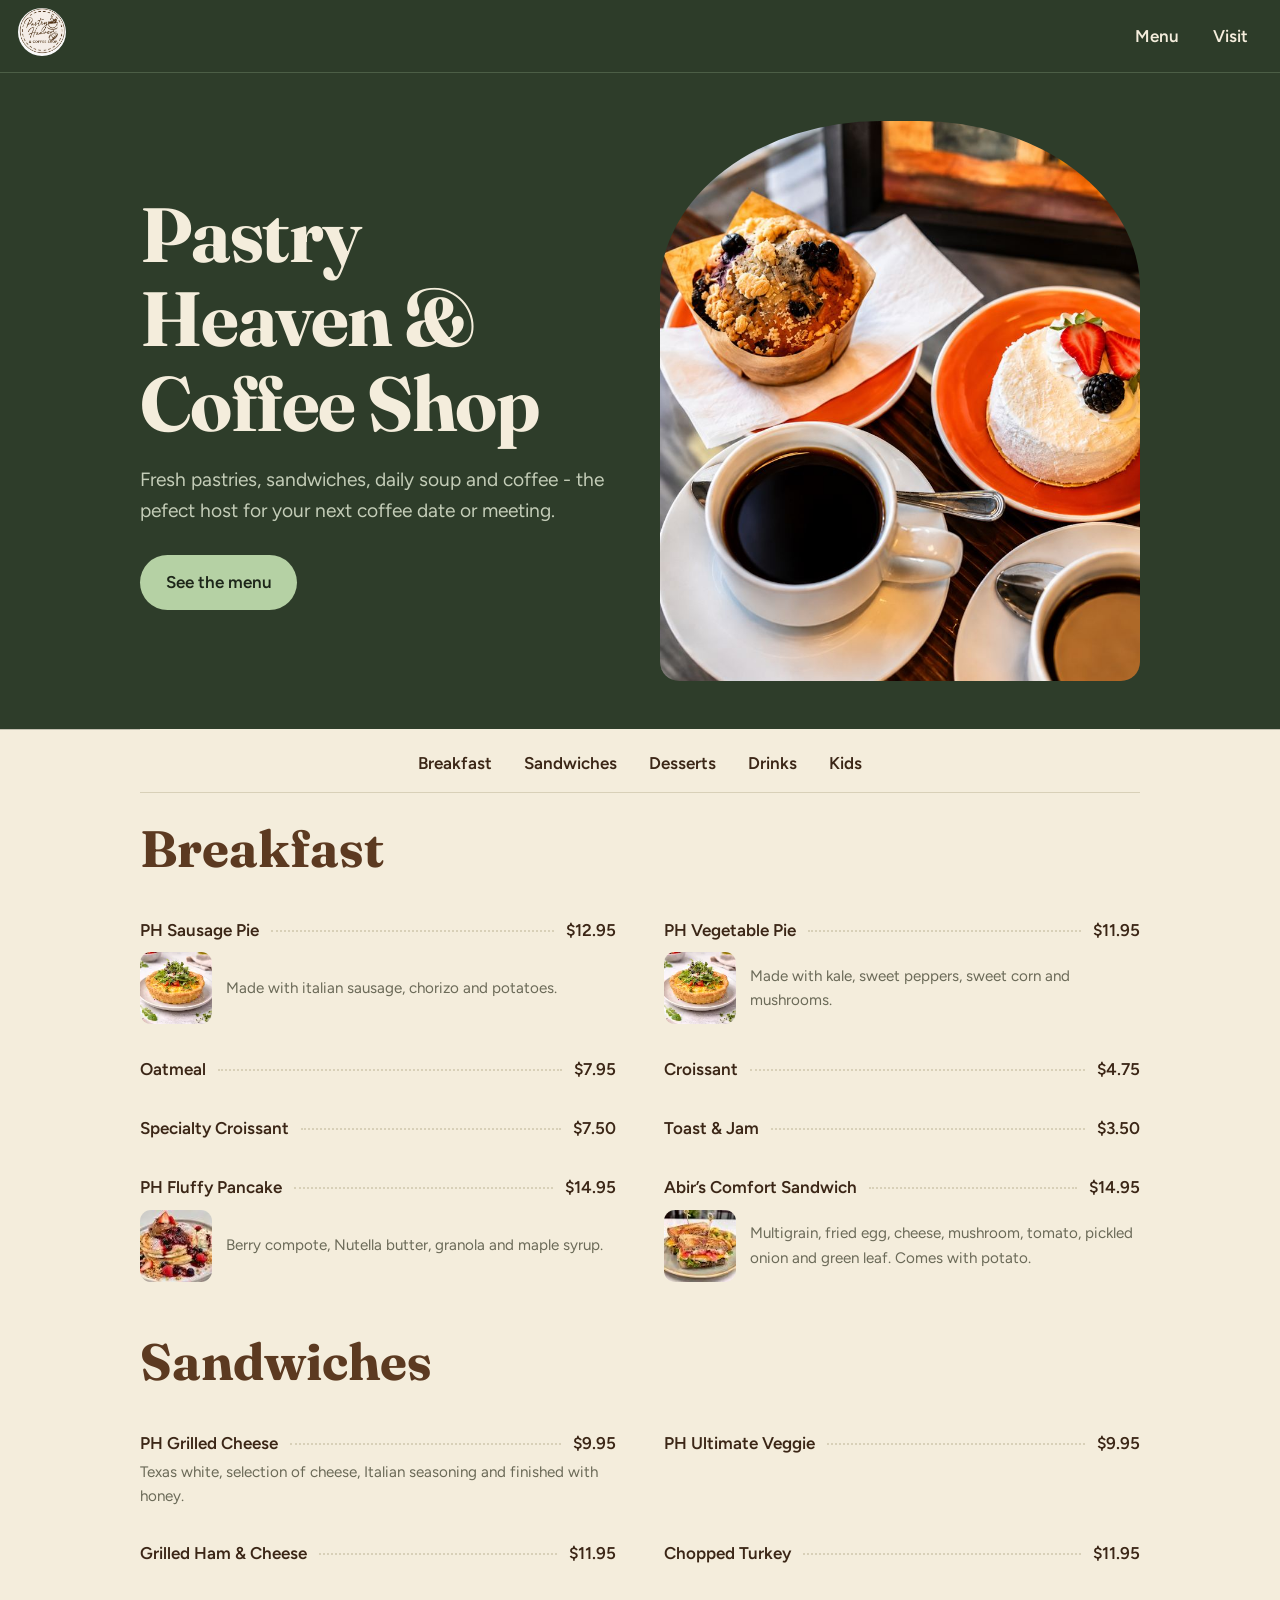
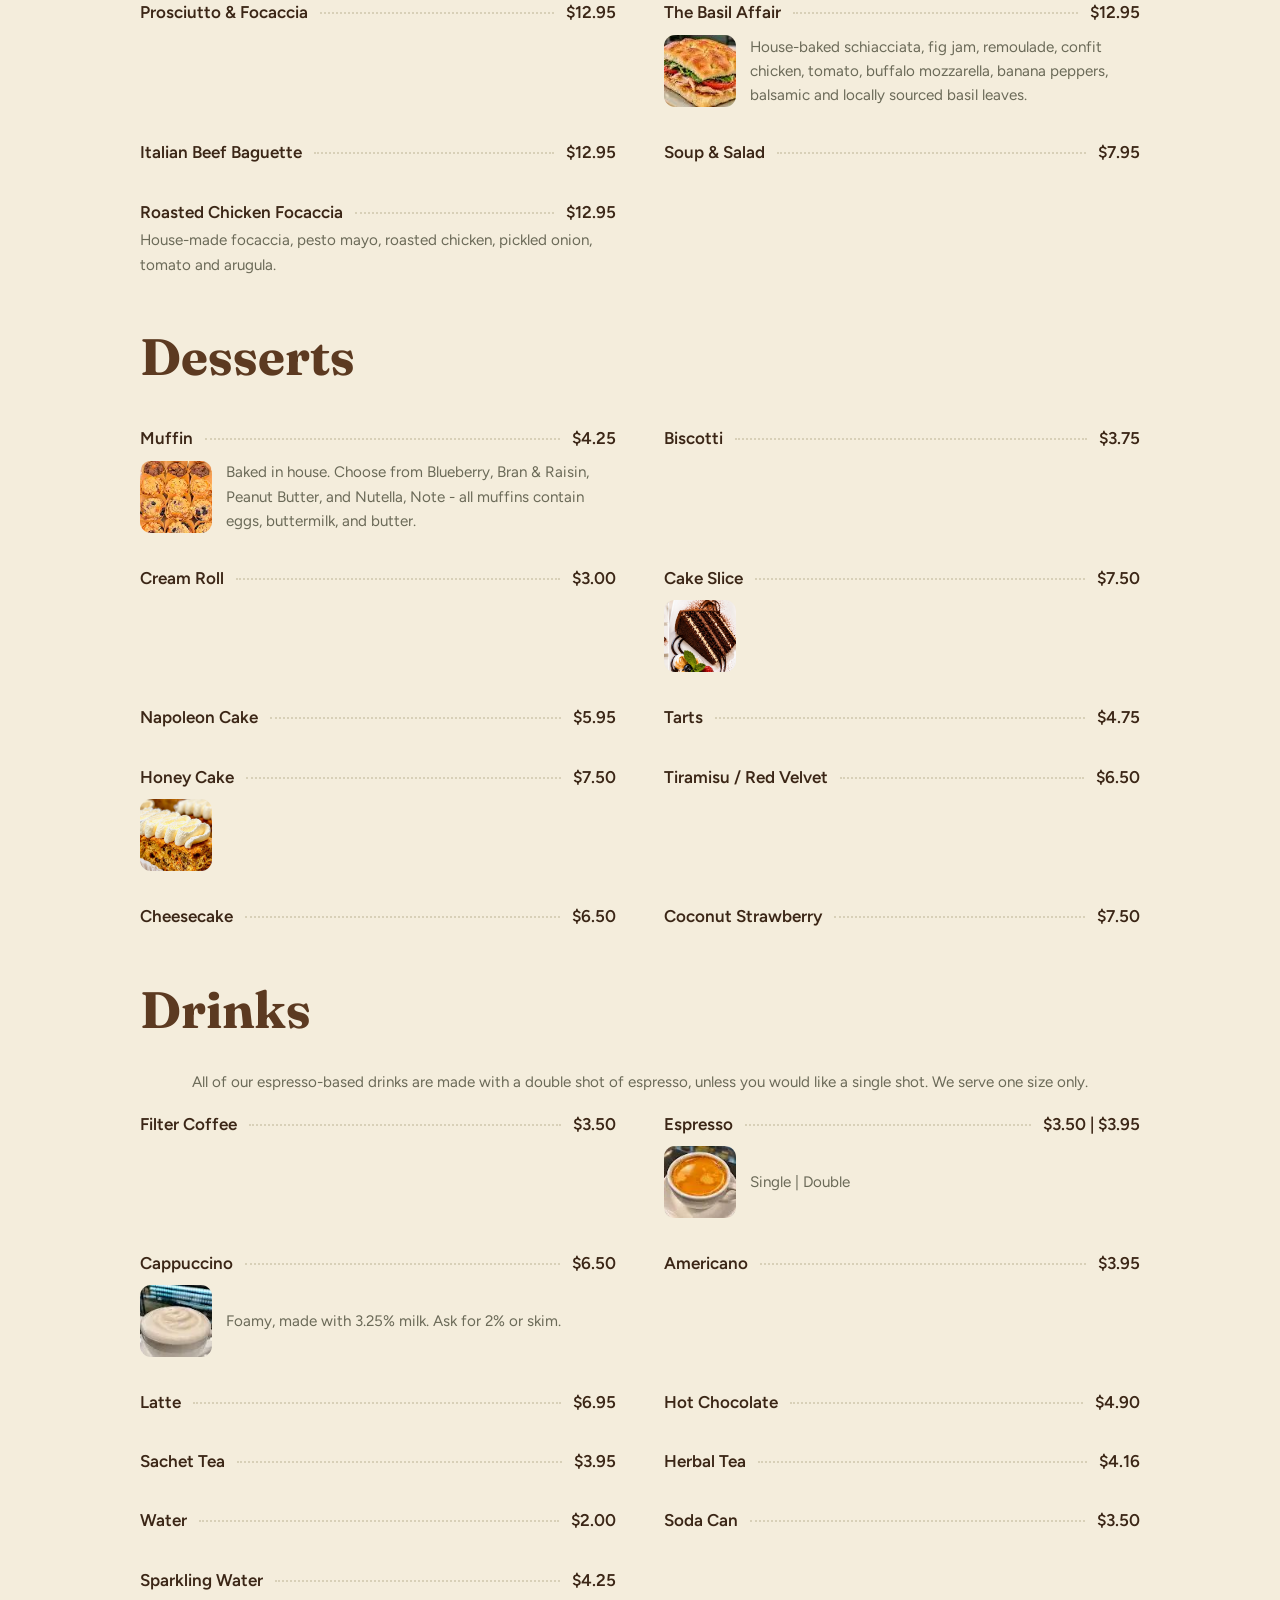
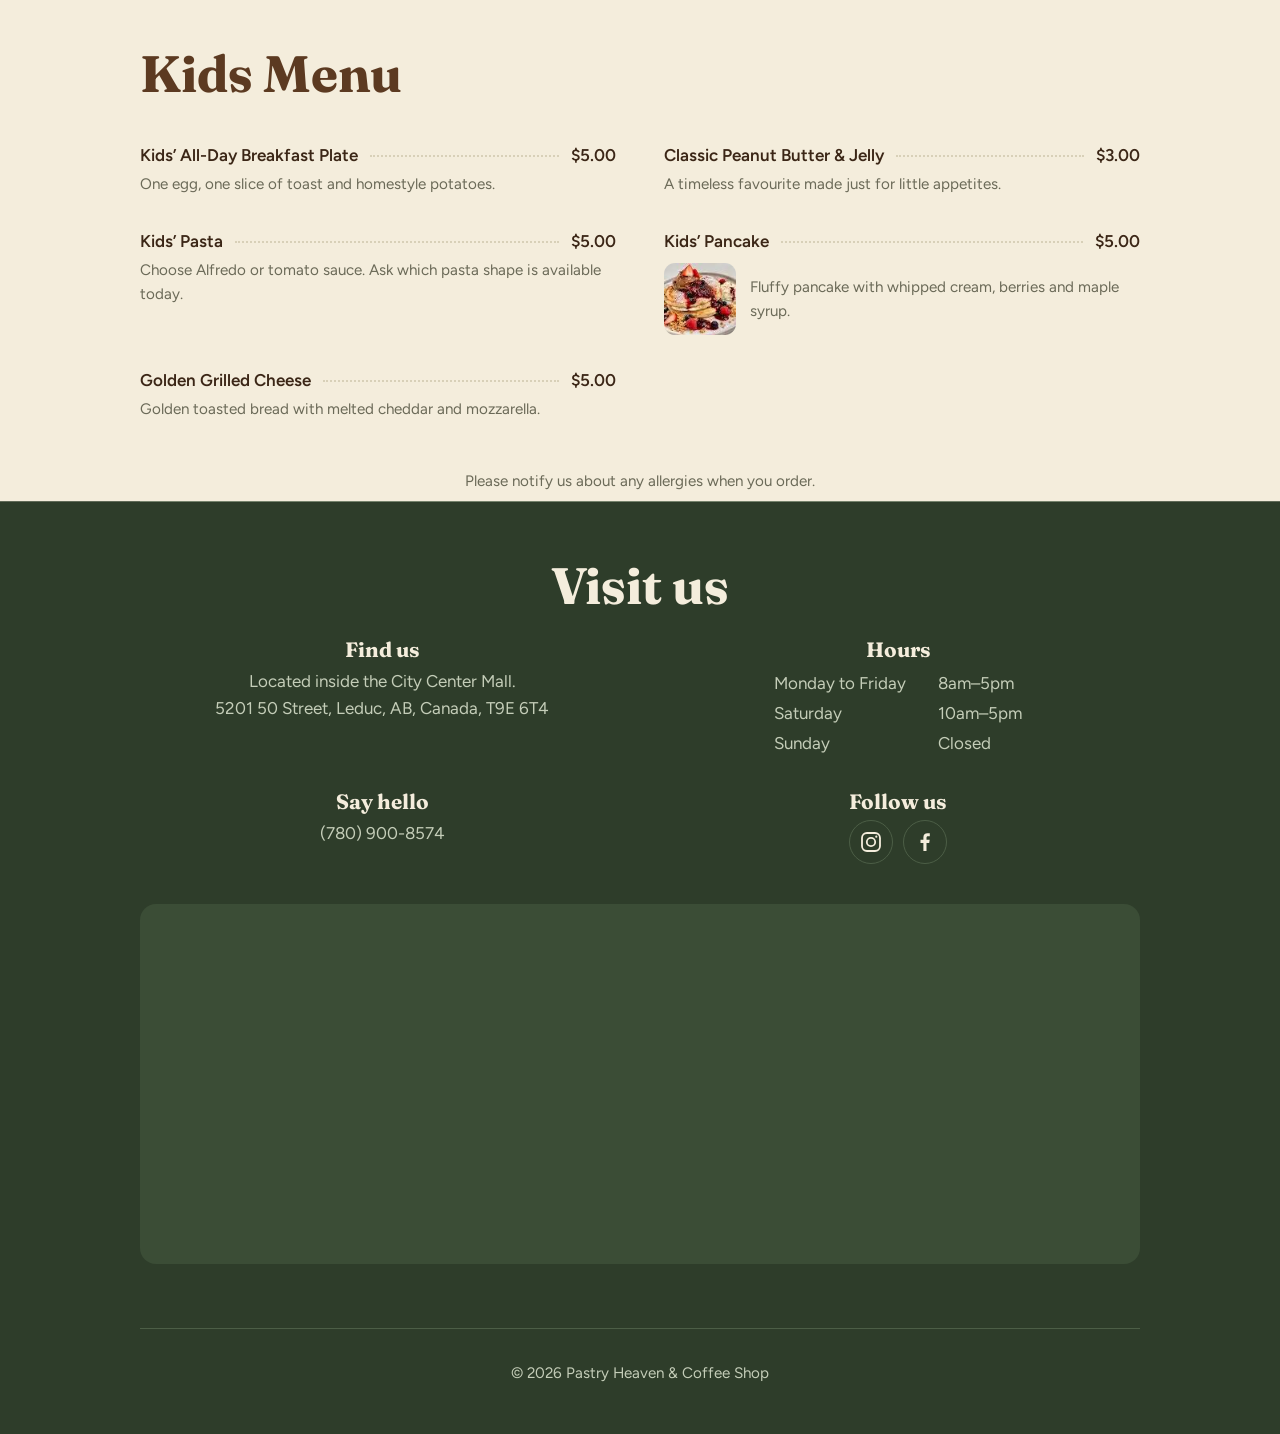
<file: index.html>
<!DOCTYPE html>
<html lang="en">
<head>
<meta charset="utf-8">
<meta name="viewport" content="width=device-width, initial-scale=1, viewport-fit=cover">
<title>Pastry Heaven &amp; Coffee Shop</title>
<link rel="stylesheet" href="https://fonts.googleapis.com/css2?family=Fraunces:opsz,wght@9..144,500;9..144,700&family=Figtree:wght@400;500;600&display=swap">
<link rel="stylesheet" href="styles.css">
</head>
<body>
<header class="bar"><div class="wrap">
  <a href="#top" aria-label="Pastry Heaven home"><img data-img="logo" alt="Pastry Heaven &amp; Coffee Shop logo"></a>
  <nav aria-label="Main"><a href="#breakfast">Menu</a><a href="#visit">Visit</a></nav>
</div></header>

<main class="wrap" id="top">
  <div class="hero">
    <div>
      <h1>Pastry Heaven &amp; Coffee Shop</h1>
      <p>Fresh pastries, sandwiches, daily soup and coffee - the pefect host for your next coffee date or meeting.</p>
      <a class="btn" href="#breakfast">See the menu</a>
    </div>
    <img src="images/coffee.jpg" alt="Coffee and pastries">
  </div>

  <div id="menu"><nav class="cats" aria-label="Menu categories"><a href="#breakfast">Breakfast</a><a href="#sandwiches">Sandwiches</a><a href="#desserts">Desserts</a><a href="#drinks">Drinks</a><a href="#kids">Kids</a></nav><div id="sections"></div></div>

  <section id="visit">
    <h2>Visit us</h2>
    <div class="visit">
      <div><h3>Find us</h3><p>Located inside the City Center Mall.</p><p>5201 50 Street, Leduc, AB, Canada, T9E 6T4</p></div>
      <div><h3>Hours</h3><table class="hours"><tbody><tr><th scope="row">Monday to Friday</th><td>8am–5pm</td></tr><tr><th scope="row">Saturday</th><td>10am–5pm</td></tr><tr><th scope="row">Sunday</th><td>Closed</td></tr></tbody></table></div>
      <div><h3>Say hello</h3><p>(780) 900-8574</p></div>
      <div><h3>Follow us</h3><div class="social">
        <a href="https://www.facebook.com/people/Pastry-Heaven-Coffee-Shop/61586519301114/?sk=about" aria-label="Pastry Heaven on Instagram" target="_blank" rel="noopener"><svg viewBox="0 0 24 24" width="24" height="24" fill="none" stroke="currentColor" stroke-width="1.8" aria-hidden="true"><rect x="3" y="3" width="18" height="18" rx="5"/><circle cx="12" cy="12" r="4.2"/><circle cx="17.3" cy="6.7" r="1.1" fill="currentColor" stroke="none"/></svg></a>
        <a href="https://www.instagram.com/pastryheavencoffeeshop/?hl=en" aria-label="Pastry Heaven on Facebook" target="_blank" rel="noopener"><svg viewBox="0 0 24 24" width="24" height="24" fill="currentColor" aria-hidden="true"><path d="M13.5 21v-8h2.7l.5-3.2h-3.2V7.8c0-.9.3-1.6 1.7-1.6h1.6V3.3c-.3 0-1.3-.1-2.4-.1-2.4 0-4 1.5-4 4.1v2.5H7.5V13h2.9v8h3.1z"/></svg></a>
      </div></div>
    </div>
    <div class="map">
      <iframe src="https://www.google.com/maps/embed?pb=!1m18!1m12!1m3!1d2386.227193633268!2d-113.5510899!3d53.26754880000001!2m3!1f0!2f0!3f0!3m2!1i1024!2i768!4f13.1!3m3!1m2!1s0x539ff976296b42cb%3A0xbc093b6845809dd2!2sPastry%20Heaven%20%26%20Coffee%20Shop!5e0!3m2!1sen!2sca!4v1793418979330!5m2!1sen!2sca" title="Map showing the location of Pastry Heaven" loading="lazy" referrerpolicy="no-referrer-when-downgrade" allowfullscreen></iframe>
    </div>
  </section>
  <footer>© 2026 Pastry Heaven &amp; Coffee Shop</footer>
</main>

<script src="script.js"></script>
</body>
</html>
</file>
<file: styles.css>
:root{--bg:#EEF1E8;--surface:#F8F9F4;--ink:#3B2616;--muted:#6B6A58;--sage:#7F9470;--leaf:#3E5A3A;--brown:#5C3A21;--line:#CFD6C3;--navbg:rgba(238,241,232,.94);
box-sizing:border-box;padding-top:env(safe-area-inset-top,0px);padding-bottom:env(safe-area-inset-bottom,0px)}
@media (prefers-color-scheme:dark){:root:not([data-theme="light"]){--bg:#1D2619;--surface:#26311F;--ink:#F1EBDD;--muted:#B5BBA5;--sage:#9DB48B;--leaf:#A9C79A;--brown:#E3C9A8;--line:#3A4833;--navbg:rgba(29,38,25,.94)}}
:root[data-theme="dark"]{--bg:#1D2619;--surface:#26311F;--ink:#F1EBDD;--muted:#B5BBA5;--sage:#9DB48B;--leaf:#A9C79A;--brown:#E3C9A8;--line:#3A4833;--navbg:rgba(29,38,25,.94)}
html{scroll-padding-top:calc(env(safe-area-inset-top,0px) + 4.5rem);scroll-behavior:smooth}
*{box-sizing:border-box}
body{margin:0;background:var(--bg);color:var(--ink);font:400 1.0625rem/1.6 Figtree,system-ui,sans-serif}
body::before{content:"";position:fixed;inset:0 0 auto;height:env(safe-area-inset-top,0px);background:var(--navbg);z-index:20}
h1,h2,h3{font-family:Fraunces,Georgia,serif;margin:0;line-height:1.1;color:var(--brown)}
:focus-visible{outline:3px solid var(--sage);outline-offset:3px}
.wrap{max-width:1040px;margin:0 auto;padding:0 1.25rem}
header.bar{position:sticky;top:env(safe-area-inset-top,0px);z-index:10;background:var(--navbg);backdrop-filter:blur(6px);border-bottom:1px solid var(--line)}
.bar .wrap{display:flex;align-items:center;gap:1rem;padding-top:.5rem;padding-bottom:.5rem}
.bar img{width:48px;height:48px;border-radius:50%;flex:none}
.bar nav{display:flex;gap:.3rem;overflow-x:auto;margin-left:auto}
.bar nav a{flex:none;text-decoration:none;color:var(--ink);font-weight:600;padding:.45rem .9rem;border-radius:999px}
.bar nav a:hover{background:var(--sage);color:#fff}
.hero{display:grid;gap:2.5rem;align-items:center;padding:3rem 0;grid-template-columns:repeat(auto-fit,minmax(min(100%,320px),1fr))}
.hero h1{font-size:clamp(2.6rem,8vw,4.8rem);font-weight:700;letter-spacing:-.02em}
.hero p{color:var(--muted);font-size:1.2rem;max-width:30rem;margin:1.2rem 0 1.8rem}
.btn{display:inline-block;background:var(--leaf);color:#fff;font-weight:600;padding:.85rem 1.6rem;border-radius:999px;text-decoration:none}
:root:not([data-theme="light"]) .btn{color:#1D2619}
.hero img{width:100%;max-height:560px;object-fit:cover;border-radius:46% 46% 1.2rem 1.2rem / 30% 30% 1.2rem 1.2rem;display:block}
section{padding:3.5rem 0 2rem}
section h2{font-size:clamp(2rem,6vw,3.2rem);font-weight:700;margin-bottom:1.5rem}
.banner{width:100%;height:260px;object-fit:cover;border-radius:1rem;margin-bottom:1.5rem;display:block}
.menu{list-style:none;margin:0;padding:0;display:grid;grid-template-columns:repeat(auto-fit,minmax(min(100%,420px),1fr));gap:0 3rem}
.menu li{display:flex;gap:1rem;padding:1rem 0}
.menu li img{width:72px;height:72px;object-fit:cover;border-radius:.7rem;flex:none}
.item{flex:1;min-width:0}
.row{display:flex;gap:.75rem;align-items:baseline}
.n{font-weight:600}
.dots{flex:1;border-bottom:2px dotted var(--line);transform:translateY(-4px)}
.p{font-weight:600}
.item small{display:block;color:var(--muted);font-size:.95rem;margin-top:.15rem}
.note{color:var(--muted);font-size:.95rem;margin:2rem 0 0; text-align: center;}
.visit{display:grid;gap:2rem;grid-template-columns:repeat(auto-fit,minmax(240px,1fr))}
.visit h3{font-size:1.3rem;margin-bottom:.4rem}
.visit p{margin:0;color:var(--muted)}
footer{text-align: center; padding:2rem 0 3rem;color:var(--muted);font-size:.95rem;border-top:1px solid var(--line);margin-top:2rem}
.bar nav{scrollbar-width:none;-webkit-overflow-scrolling:touch}.bar nav::-webkit-scrollbar{display:none}
body{overflow-x:clip}img{max-width:100%}
@media (max-width:600px){body{font-size:1rem}.wrap{padding:0 1rem}.bar .wrap{gap:.5rem}.bar img{width:40px;height:40px}.bar nav a{padding:.5rem .7rem;font-size:.95rem}.hero{padding:1.5rem 0 2rem;gap:1.5rem}.hero p{font-size:1.05rem}.hero img{max-height:380px}.btn{display:block;text-align:center}section{padding:2.5rem 0 1.5rem}.banner{height:180px}.menu li img{width:60px;height:60px}.menu li{gap:.75rem}.row{gap:.5rem}.n{overflow-wrap:anywhere}}
html{scroll-padding-top:calc(env(safe-area-inset-top,0px) + 4rem)}
@media (max-width:600px){.bar .wrap{align-items:center}.bar nav{flex:1;flex-wrap:wrap;overflow:visible;justify-content:flex-end;gap:.2rem}.bar nav a{padding:.4rem .65rem}html{scroll-padding-top:calc(env(safe-area-inset-top,0px) + 6.5rem)}}
.cats{position:sticky;top:calc(env(safe-area-inset-top,0px) + 65px);z-index:9;display:flex;flex-wrap:wrap;justify-content:center;gap:.2rem;padding:.5rem 0;background:var(--navbg);backdrop-filter:blur(6px);border-bottom:1px solid var(--line)}
.cats a{text-decoration:none;color:var(--ink);font-weight:600;padding:.4rem .9rem;border-radius:999px}
.cats a:hover{background:var(--sage);color:#fff}
.bar nav{margin-left:auto}
.social{display:flex;gap:.6rem}
.map{position:relative;margin-top:2.5rem;height:360px;border-radius:1rem;overflow:hidden;background:var(--surface);display:grid;place-items:center;color:var(--muted)}
.map p{margin:0}
:root:root:root{--bg:#2E3D2A;--surface:#3B4D36;--ink:#F4EDDC;--muted:#C4CDB8;--brown:#F4EDDC;--line:#4C5E46;--navbg:rgba(46,61,42,.96);--leaf:#B5D1A4;--sage:#8FA87E}
:root:root:root #menu{--bg:#F4EDDC;--surface:#FBF6E8;--ink:#3B2616;--muted:#6B6A58;--brown:#5C3A21;--line:#D8D0B8;--leaf:#3E5A3A;--sage:#7F9470;background:var(--bg);color:var(--ink);box-shadow:0 0 0 100vmax var(--bg);clip-path:inset(0 -100vmax)}
.cats{background:var(--bg);backdrop-filter:none;padding-top:.9rem}
#menu section{padding:1.75rem 0 .5rem}
html{scroll-padding-top:calc(env(safe-area-inset-top,0px) + 8.4rem)}
@media (max-width:600px){html{scroll-padding-top:calc(env(safe-area-inset-top,0px) + 9.9rem)}}
:root:root:root .cats a.active{color:#F4EDDC}
:root:root:root .btn{color:#1D2619}
.social a:hover{color:#1D2619}
#visit{border-top:1px solid var(--line)}
.hours{border-collapse:collapse;margin:0 auto;color:var(--muted)}
.hours th,.hours td{text-align:left;font-weight:400;padding:.1rem 0}
.hours th{padding-right:2rem}
#visit h2,.visit{text-align:center}
.visit .social{justify-content:center}
.media{display:flex;gap:.9rem;align-items:center;margin-top:.5rem}
.media small{margin-top:0}
.map iframe{position:absolute;inset:0;width:100%;height:100%;border:0}
.map iframe:not([src]){display:none}
@media (max-width:600px){.map{height:260px}}
.social a{display:grid;place-items:center;width:44px;height:44px;border-radius:50%;color:var(--brown);border:1.5px solid var(--line);transition:background-color .3s ease,color .3s ease}
.social a:hover{background:var(--leaf);color:#fff;border-color:var(--leaf)}
.bar .wrap{max-width:none;padding-left:18px;padding-right:18px}
.cats a,.bar nav a{transition:background-color .3s ease,color .3s ease,transform .3s ease}
.cats a.active,.bar nav a.active{background:var(--leaf);color:#fff;transform:scale(1.06)}
:root:not([data-theme="light"]) .cats a.active,:root:not([data-theme="light"]) .bar nav a.active{color:#1D2619}
@media (prefers-reduced-motion:reduce){.cats a,.bar nav a{transition:none}.cats a.active,.bar nav a.active{transform:none}}
html{scroll-padding-top:calc(env(safe-area-inset-top,0px) + 8rem)}
@media (max-width:600px){.cats{top:calc(env(safe-area-inset-top,0px) + 57px)}.cats a{padding:.4rem .65rem;font-size:.95rem}html{scroll-padding-top:calc(env(safe-area-inset-top,0px) + 9.5rem)}}
@media (prefers-reduced-motion:reduce){html{scroll-behavior:auto}}
.visit{grid-template-columns:repeat(2,1fr)}
@media (max-width:600px){.visit{grid-template-columns:1fr}}
/* fix phone number appearance */
a[href^="tel"]{color:inherit;text-decoration:none}
</file>
